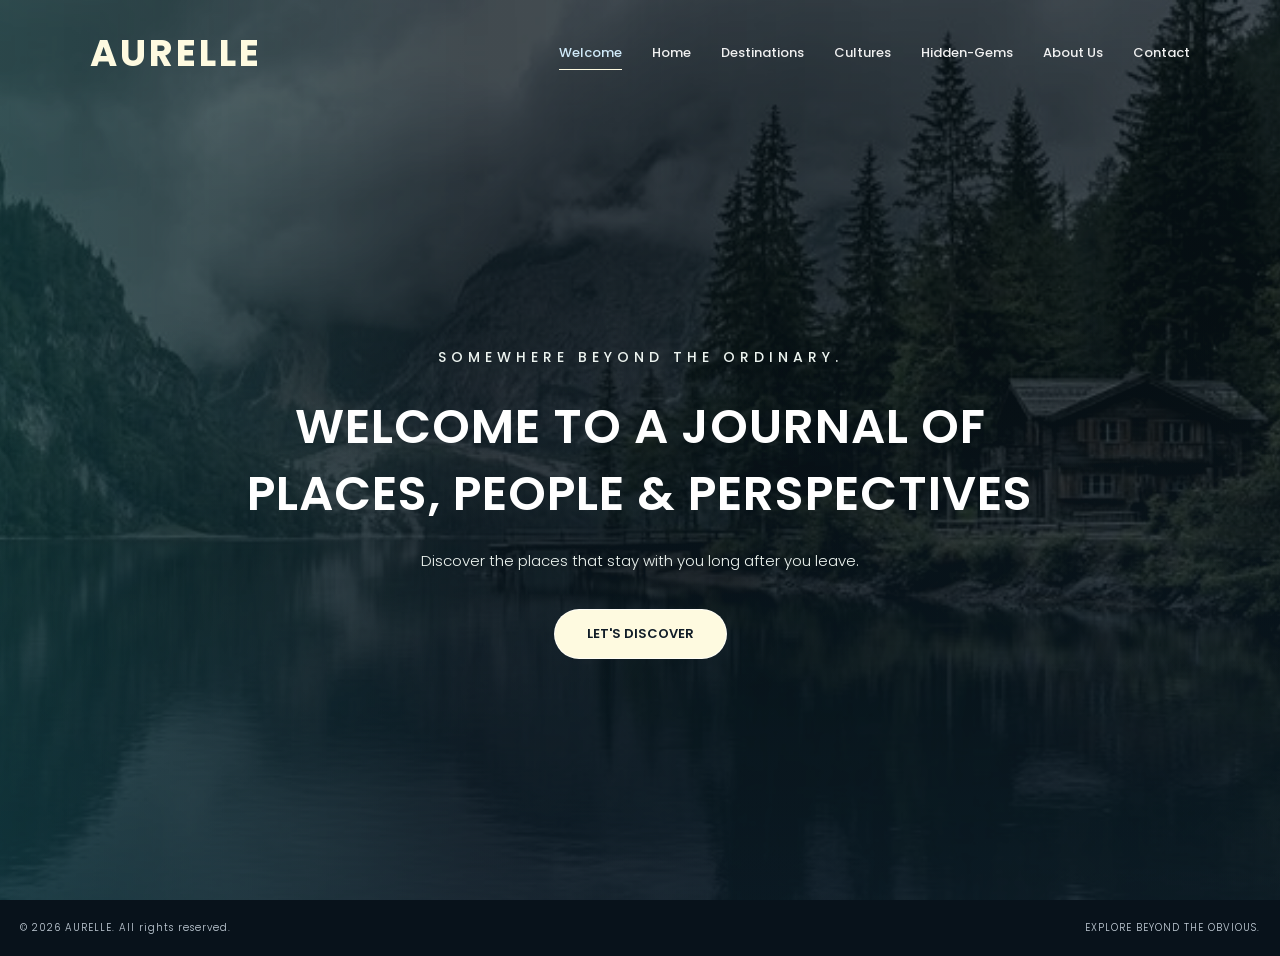
<file: AURELLE/index.html>
<!DOCTYPE html>
<html lang="en">
<head>
    <meta charset="UTF-8">
    <meta name="viewport" content="width=device-width, initial-scale=1.0">
    <title>AURELLE</title>
    <link rel="stylesheet" href="css/style.css">
</head>
<body>

    <section class="home" id="home">

        <header class="header">
            <nav class="nav_bar">
                <div class="logo">
                    AURELLE
                </div>

                <div class="navigation_links">
    <a href="index.html" class="link active">Welcome</a>
    <a href="home.html" class="link">Home</a>
    <a href="destinations.html" class="link">Destinations</a>
        <a href="cultures.html" class="link">Cultures</a>
    <a href="hidden_gems.html" class="link">Hidden-Gems</a>
    <a href="about.html" class="link">About Us</a>
    <a href="contact.html" class="link">Contact</a>
</div>
            </nav>
        </header>
<div class="overlay"></div>
        <main class="main">
            <p class="subtitle">
                Somewhere beyond the ordinary.
            </p>

            <h1>
                WELCOME TO A JOURNAL OF PLACES, PEOPLE & PERSPECTIVES
            </h1>

            <h2>
                Discover the places that stay with you long after you leave.
            </h2>

            <a href="home.html" class="home_button">
                LET'S DISCOVER
            </a>
        </main>

    </section>

        <footer class="footer">
            <p class="copyright">
                © 2026 AURELLE. All rights reserved.
            </p>

            <p class="footer_text">
                EXPLORE BEYOND THE OBVIOUS.
            </p>
        </footer>


</body>
</html>
</file>
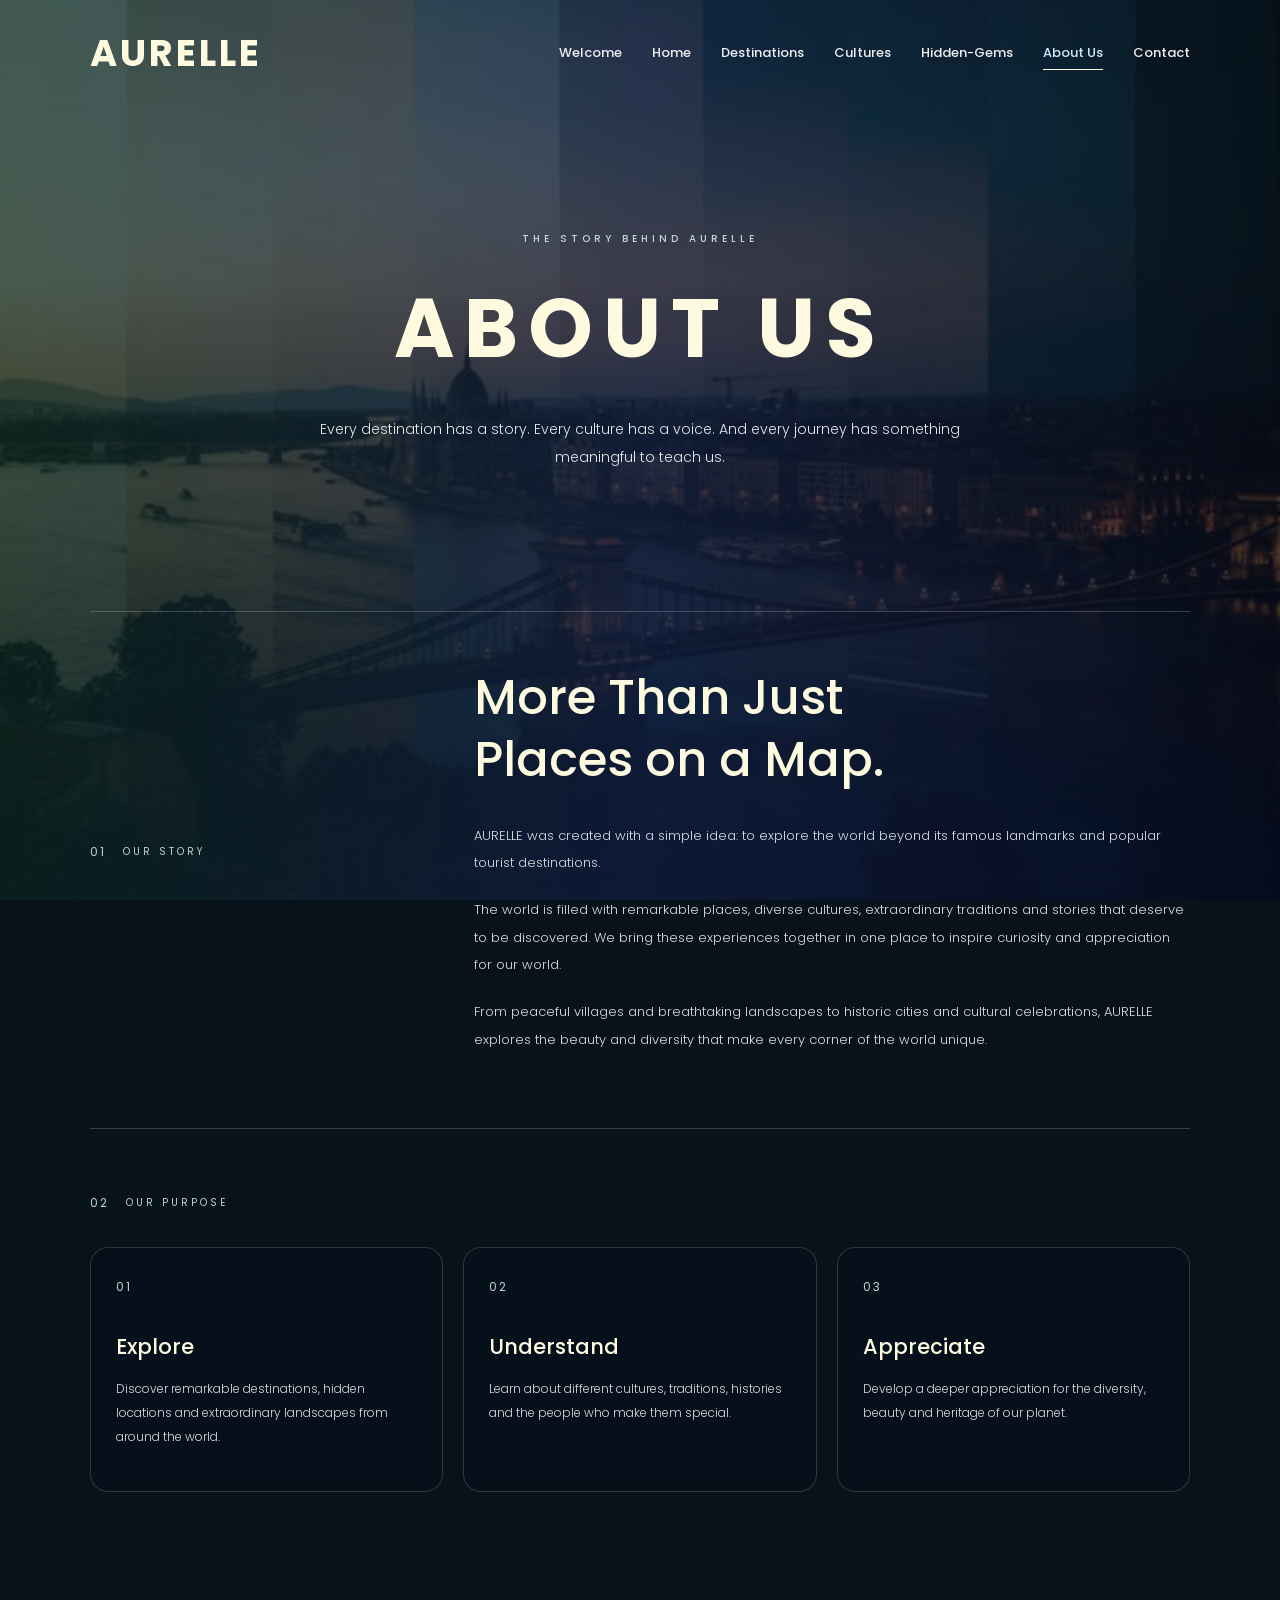
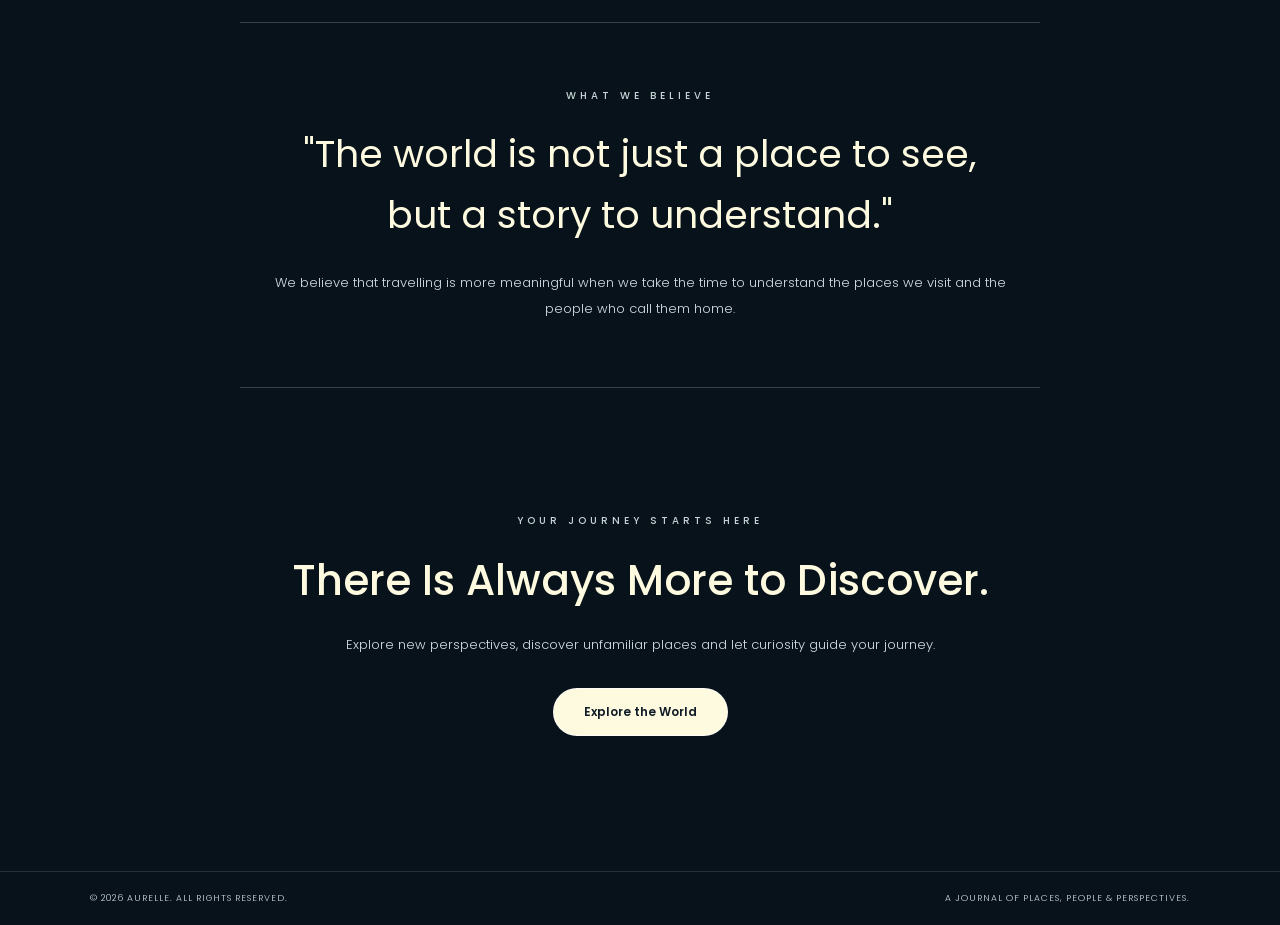
<file: AURELLE/about.html>
<!DOCTYPE html>
<html lang="en">

<head>
    <meta charset="UTF-8">
    <meta name="viewport" content="width=device-width, initial-scale=1.0">
    <title>AURELLE | About Us</title>
    <link rel="stylesheet" href="css/about.css">
</head>

<body class="about-page">

    <div class="about-overlay"></div>

    <!-- HEADER -->
    <header class="header">
        <nav class="nav_bar">

            <div class="logo">AURELLE</div>

            <div class="navigation_links">
                <a href="index.html" class="link">Welcome</a>
                <a href="home.html" class="link">Home</a>

                <a href="destinations.html" class="link">Destinations</a>
                                <a href="cultures.html" class="link">Cultures</a>
                <a href="hidden_gems.html" class="link">Hidden-Gems</a>
                <a href="about.html" class="link active">About Us</a>
                <a href="contact.html" class="link">Contact</a>
            </div>

        </nav>
    </header>

    <main class="main">

        <!-- HERO SECTION -->
        <section class="about-hero">

            <p class="eyebrow">THE STORY BEHIND AURELLE</p>

            <h1>ABOUT US</h1>

            <p class="hero-description">
                Every destination has a story. Every culture has
                a voice. And every journey has something meaningful
                to teach us.
            </p>

        </section>

        <!-- OUR STORY -->
        <section class="story-section">

            <div class="section-label">
                <span>01</span>
                <p>OUR STORY</p>
            </div>

            <div class="story-content">

                <h2>More Than Just<br>Places on a Map.</h2>

                <p>
                    AURELLE was created with a simple idea: to explore
                    the world beyond its famous landmarks and popular
                    tourist destinations.
                </p>

                <p>
                    The world is filled with remarkable places,
                    diverse cultures, extraordinary traditions and
                    stories that deserve to be discovered. We bring
                    these experiences together in one place to inspire
                    curiosity and appreciation for our world.
                </p>

                <p>
                    From peaceful villages and breathtaking landscapes
                    to historic cities and cultural celebrations,
                    AURELLE explores the beauty and diversity that make
                    every corner of the world unique.
                </p>

            </div>

        </section>

        <!-- OUR PURPOSE -->
        <section class="purpose-section">

            <div class="section-label">
                <span>02</span>
                <p>OUR PURPOSE</p>
            </div>

            <div class="purpose-grid">

                <article class="purpose-card">
                    <span class="card-number">01</span>
                    <h3>Explore</h3>
                    <p>
                        Discover remarkable destinations, hidden
                        locations and extraordinary landscapes
                        from around the world.
                    </p>
                </article>

                <article class="purpose-card">
                    <span class="card-number">02</span>
                    <h3>Understand</h3>
                    <p>
                        Learn about different cultures, traditions,
                        histories and the people who make them special.
                    </p>
                </article>

                <article class="purpose-card">
                    <span class="card-number">03</span>
                    <h3>Appreciate</h3>
                    <p>
                        Develop a deeper appreciation for the
                        diversity, beauty and heritage of our planet.
                    </p>
                </article>

            </div>

        </section>

        <!-- OUR PHILOSOPHY -->
        <section class="philosophy-section">

            <p class="eyebrow">WHAT WE BELIEVE</p>

            <h2>
                "The world is not just a place to see,
                but a story to understand."
            </h2>

            <p>
                We believe that travelling is more meaningful
                when we take the time to understand the places
                we visit and the people who call them home.
            </p>

        </section>

        <!-- CLOSING -->
        <section class="about-ending">

            <p class="eyebrow">YOUR JOURNEY STARTS HERE</p>

            <h2>There Is Always More to Discover.</h2>

            <p>
                Explore new perspectives, discover unfamiliar
                places and let curiosity guide your journey.
            </p>

            <a href="destinations.html" class="discover-button">
                Explore the World
            </a>

        </section>

    </main>

    <!-- FOOTER -->
    <footer class="footer">

        <p class="copyright">
            © 2026 AURELLE. ALL RIGHTS RESERVED.
        </p>

        <p class="footer_text">
            A JOURNAL OF PLACES, PEOPLE & PERSPECTIVES.
        </p>

    </footer>

</body>
</html>
</file>
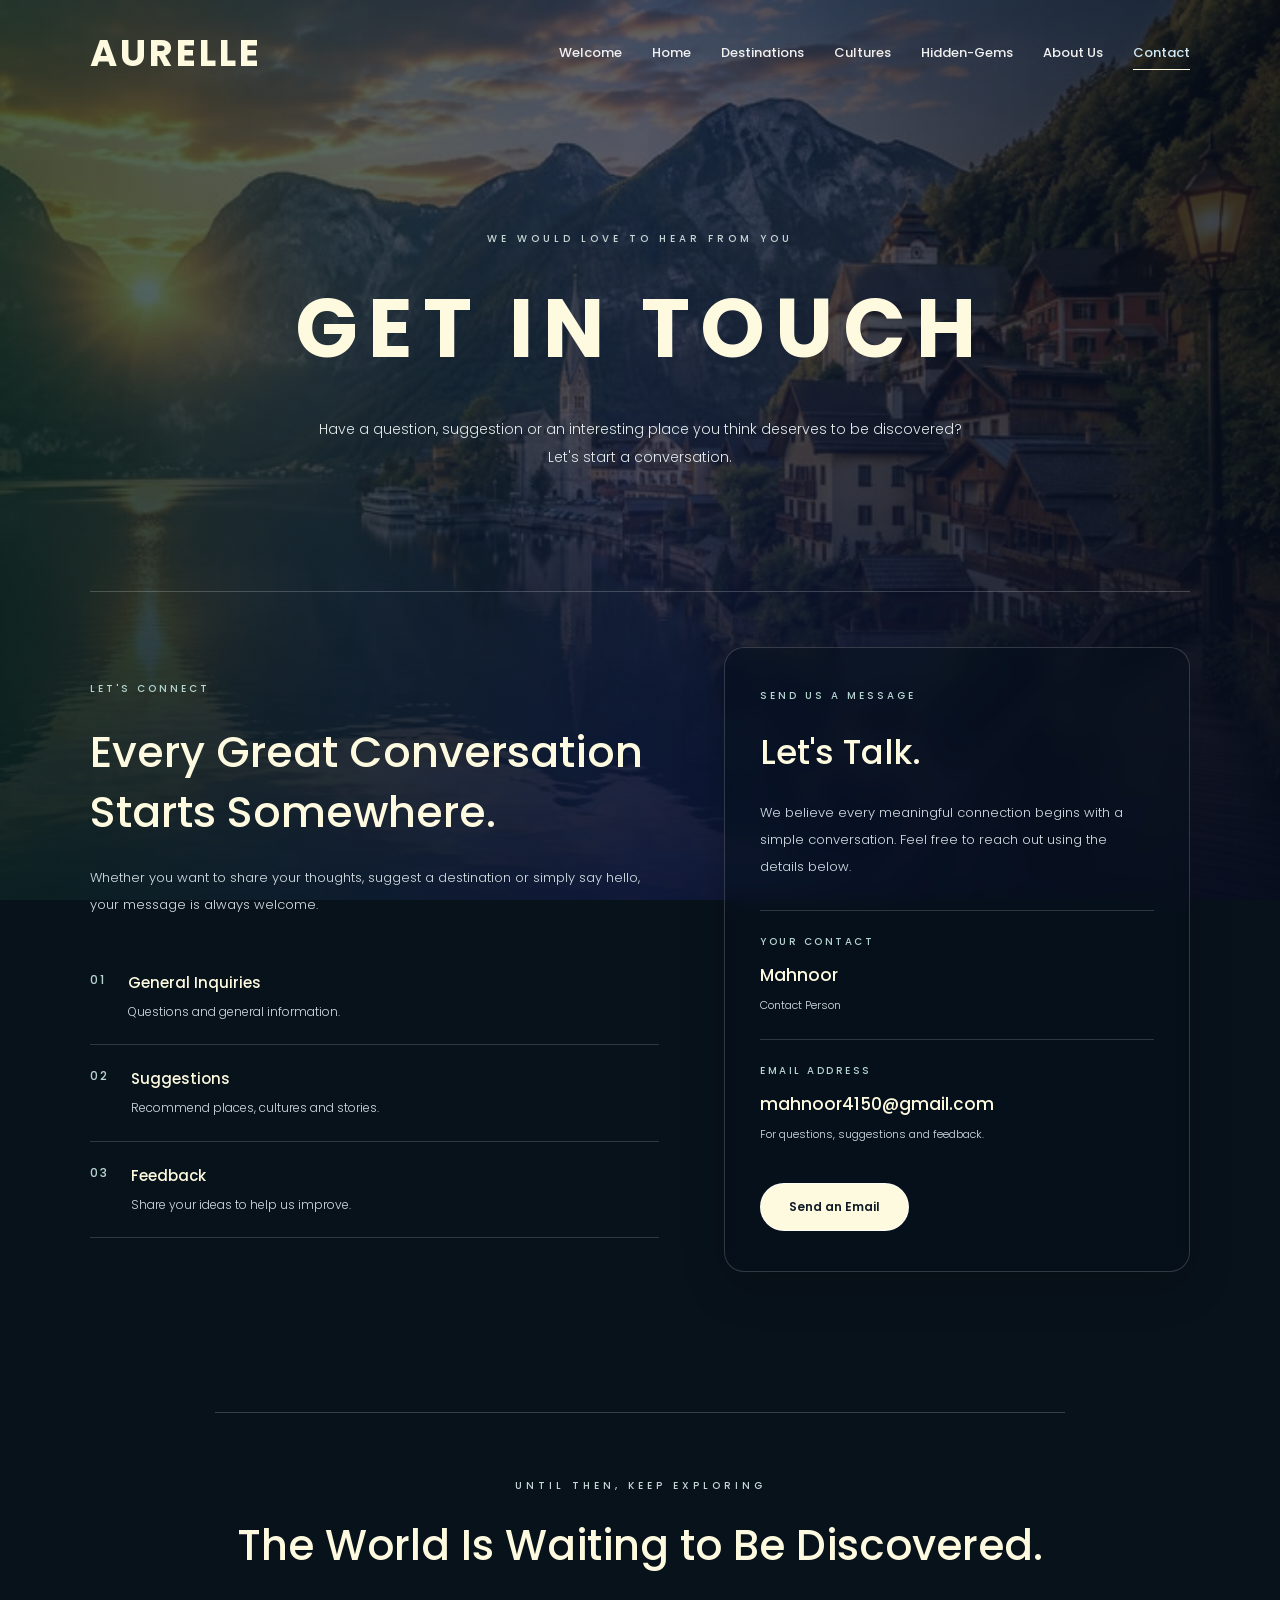
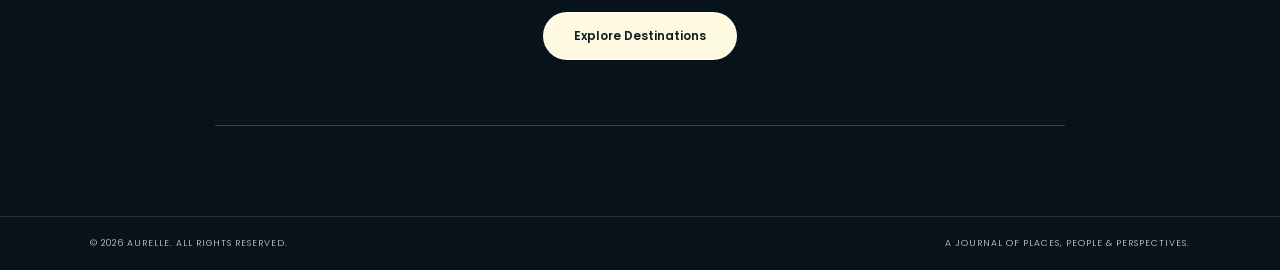
<file: AURELLE/contact.html>
<!DOCTYPE html>
<html lang="en">

<head>
    <meta charset="UTF-8">
    <meta name="viewport" content="width=device-width, initial-scale=1.0">
    <title>AURELLE | Contact</title>
    <link rel="stylesheet" href="css/contact.css">
</head>

<body class="contact-page">

    <div class="contact-overlay"></div>

    <!-- HEADER -->
    <header class="header">

        <nav class="nav_bar">

            <div class="logo">AURELLE</div>

            <div class="navigation_links">
                <a href="index.html" class="link">Welcome</a>
                <a href="home.html" class="link">Home</a>

                <a href="destinations.html" class="link">Destinations</a>
                                <a href="cultures.html" class="link">Cultures</a>
                <a href="hidden_gems.html" class="link">Hidden-Gems</a>
                <a href="about.html" class="link">About Us</a>
                <a href="contact.html" class="link active">Contact</a>
            </div>

        </nav>

    </header>

    <main class="main">

        <!-- HERO SECTION -->
        <section class="contact-hero">

            <p class="eyebrow">WE WOULD LOVE TO HEAR FROM YOU</p>

            <h1>GET IN TOUCH</h1>

            <p class="hero-description">
                Have a question, suggestion or an interesting place
                you think deserves to be discovered? Let's start
                a conversation.
            </p>

        </section>

        <!-- CONTACT CONTENT -->
        <section class="contact-section">

            <!-- CONTACT INFORMATION -->
            <div class="contact-info">

                <p class="section-label">LET'S CONNECT</p>

                <h2>Every Great Conversation Starts Somewhere.</h2>

                <p class="info-description">
                    Whether you want to share your thoughts, suggest
                    a destination or simply say hello, your message
                    is always welcome.
                </p>

                <div class="contact-detail">

                    <span class="detail-number">01</span>

                    <div>
                        <h3>General Inquiries</h3>
                        <p>Questions and general information.</p>
                    </div>

                </div>

                <div class="contact-detail">

                    <span class="detail-number">02</span>

                    <div>
                        <h3>Suggestions</h3>
                        <p>Recommend places, cultures and stories.</p>
                    </div>

                </div>

                <div class="contact-detail">

                    <span class="detail-number">03</span>

                    <div>
                        <h3>Feedback</h3>
                        <p>Share your ideas to help us improve.</p>
                    </div>

                </div>

            </div>

            <!-- CONTACT DETAILS -->
            <div class="contact-details-container">

                <p class="section-label">SEND US A MESSAGE</p>

                <h2>Let's Talk.</h2>

                <p class="details-description">
                    We believe every meaningful connection begins
                    with a simple conversation. Feel free to reach
                    out using the details below.
                </p>

                <div class="contact-card">

                    <span class="card-label">YOUR CONTACT</span>

                    <h3>Mahnoor</h3>

                    <p>Contact Person</p>

                </div>

                <div class="contact-card">

                    <span class="card-label">EMAIL ADDRESS</span>

                    <h3>
                        <a href="mailto:mahnoor4150@gmail.com">
                            mahnoor4150@gmail.com
                        </a>
                    </h3>

                    <p>For questions, suggestions and feedback.</p>

                </div>

                <a href="https://mail.google.com/mail/?view=cm&fs=1&to=mahnoor4150@gmail.com"
                   class="email-button">
                    Send an Email
                </a>

            </div>

        </section>

        <!-- BOTTOM MESSAGE -->
        <section class="contact-ending">

            <p class="eyebrow">UNTIL THEN, KEEP EXPLORING</p>

            <h2>The World Is Waiting to Be Discovered.</h2>

            <a href="destinations.html" class="discover-button">
                Explore Destinations
            </a>

        </section>

    </main>

    <!-- FOOTER -->
    <footer class="footer">

        <p class="copyright">
            © 2026 AURELLE. ALL RIGHTS RESERVED.
        </p>

        <p class="footer_text">
            A JOURNAL OF PLACES, PEOPLE & PERSPECTIVES.
        </p>

    </footer>

</body>
</html>
</file>
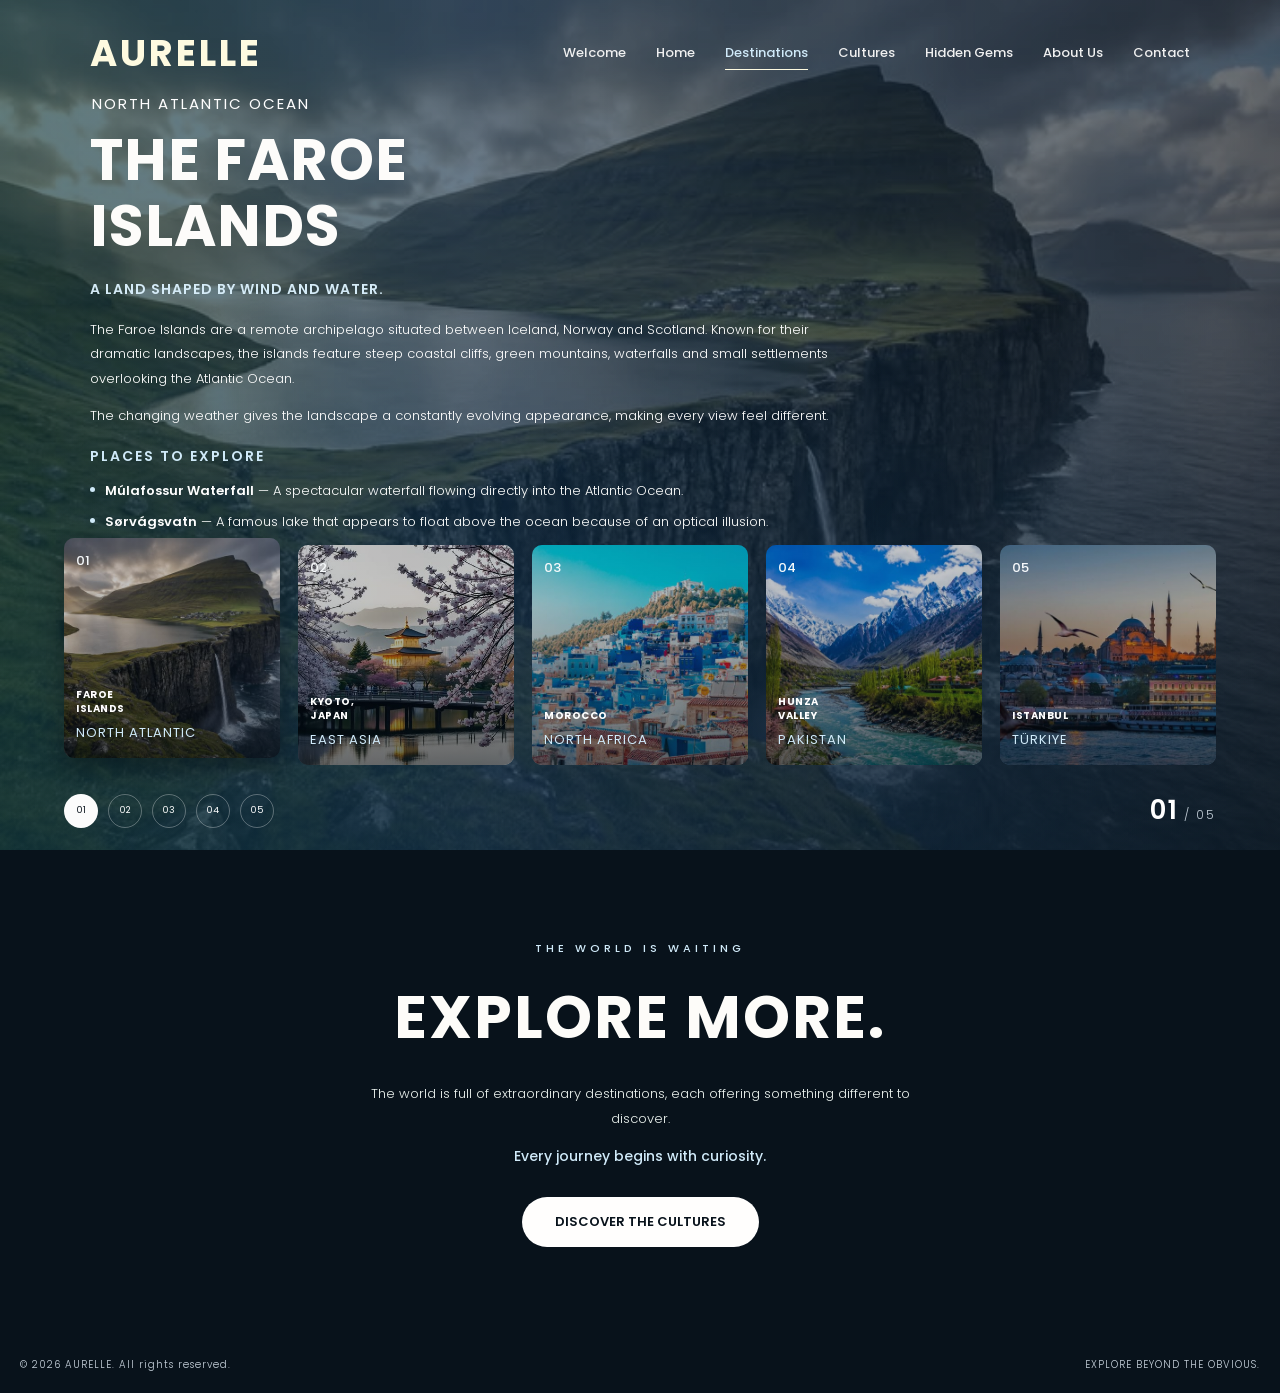
<file: AURELLE/destinations.html>
<!DOCTYPE html>
<html lang="en">
<head>
    <meta charset="UTF-8">
    <meta name="viewport" content="width=device-width, initial-scale=1.0">
    <title>AURELLE | Destinations</title>
    <link rel="stylesheet" href="css/style.css">
    <link rel="stylesheet" href="css/destinations.css">
</head>
<body>

    <main class="destinations-page">
        <header class="header">
            <nav class="nav_bar">
                <div class="logo">AURELLE</div>

                <div class="navigation_links">
                    <a href="index.html" class="link">Welcome</a>
                    <a href="home.html" class="link">Home</a>

                    <a href="destinations.html" class="link active">Destinations</a>
                                        <a href="cultures.html" class="link">Cultures</a>
                    <a href="hidden_gems.html" class="link">Hidden Gems</a>
                    <a href="about.html" class="link">About Us</a>
                    <a href="contact.html" class="link">Contact</a>
                </div>
            </nav>
        </header>


        <section class="destination-explorer">

            <input type="radio" name="destination" id="dest1" checked>
            <input type="radio" name="destination" id="dest2">
            <input type="radio" name="destination" id="dest3">
            <input type="radio" name="destination" id="dest4">
            <input type="radio" name="destination" id="dest5">

            <div class="destination-stage">

                <div class="destination-overlay"></div>

                <div class="destination-content">

                    <article class="destination-info info-1">
                        <!-- <span class="destination-number">01 / 05</span> -->
                        <span class="destination-region">NORTH ATLANTIC OCEAN</span>

                        <h2>THE FAROE<br>ISLANDS</h2>

                        <h3>A LAND SHAPED BY WIND AND WATER.</h3>

                        <p>
                            The Faroe Islands are a remote archipelago
                            situated between Iceland, Norway and Scotland.
                            Known for their dramatic landscapes, the islands
                            feature steep coastal cliffs, green mountains,
                            waterfalls and small settlements overlooking
                            the Atlantic Ocean.
                        </p>

                        <p>
                            The changing weather gives the landscape a
                            constantly evolving appearance, making every
                            view feel different.
                        </p>

                        <div class="destination-places">
                            <h4>PLACES TO EXPLORE</h4>

                            <ul>
                                <li><strong>Múlafossur Waterfall</strong> — A spectacular waterfall flowing directly into the Atlantic Ocean.</li>
                                <li><strong>Sørvágsvatn</strong> — A famous lake that appears to float above the ocean because of an optical illusion.</li>
                                <li><strong>Gásadalur</strong> — A peaceful village surrounded by dramatic mountain scenery.</li>
                                <li><strong>Drangarnir</strong> — Two remarkable sea stacks rising from the ocean.</li>
                            </ul>
                        </div>

                        <div class="best-time">
                            <span>BEST TIME TO VISIT</span>
                            <strong>MAY – SEPTEMBER</strong>
                        </div>
                    </article>

                    <article class="destination-info info-2">
                        <!-- <span class="destination-number">02 / 05</span> -->
                        <span class="destination-region">EAST ASIA</span>

                        <h2>KYOTO,<br>JAPAN</h2>

                        <h3>WHERE TRADITION MEETS TIMELESS BEAUTY.</h3>

                        <p>
                            Kyoto served as Japan's imperial capital for
                            more than a thousand years. Its historic temples,
                            traditional wooden houses, peaceful gardens and
                            cultural districts preserve an important part
                            of Japanese heritage.
                        </p>

                        <p>
                            The city is particularly beautiful during
                            cherry blossom season and autumn, when its
                            landscapes transform with seasonal colours.
                        </p>

                        <div class="destination-places">
                            <h4>PLACES TO EXPLORE</h4>

                            <ul>
                                <li><strong>Fushimi Inari Shrine</strong> — Famous for its thousands of red torii gates.</li>
                                <li><strong>Arashiyama Bamboo Grove</strong> — A remarkable pathway surrounded by towering bamboo.</li>
                                <li><strong>Kinkaku-ji</strong> — The famous Golden Pavilion reflected in a peaceful pond.</li>
                                <li><strong>Gion</strong> — A historic district known for traditional architecture.</li>
                            </ul>
                        </div>

                        <div class="best-time">
                            <span>BEST TIME TO VISIT</span>
                            <strong>MARCH – MAY / OCTOBER – NOVEMBER</strong>
                        </div>
                    </article>

                    <article class="destination-info info-3">
                        <!-- <span class="destination-number">03 / 05</span> -->
                        <span class="destination-region">NORTH AFRICA</span>

                        <h2>MOROCCO</h2>

                        <h3>A JOURNEY THROUGH COLOUR AND HISTORY.</h3>

                        <p>
                            Morocco is a country of remarkable contrasts,
                            where ancient cities, colourful marketplaces,
                            mountain villages and vast desert landscapes
                            exist within one fascinating destination.
                        </p>

                        <p>
                            Its architecture, craftsmanship, cuisine and
                            traditions reflect a rich mixture of Amazigh,
                            Arab, African and Mediterranean influences.
                        </p>

                        <div class="destination-places">
                            <h4>PLACES TO EXPLORE</h4>

                            <ul>
                                <li><strong>Chefchaouen</strong> — Famous for its beautiful blue-painted streets.</li>
                                <li><strong>Marrakech</strong> — A vibrant city filled with historic architecture and markets.</li>
                                <li><strong>Sahara Desert</strong> — Vast dunes and extraordinary desert landscapes.</li>
                                <li><strong>Aït Benhaddou</strong> — A historic fortified settlement known for its traditional earthen architecture.</li>
                            </ul>
                        </div>

                        <div class="best-time">
                            <span>BEST TIME TO VISIT</span>
                            <strong>MARCH – MAY / SEPTEMBER – NOVEMBER</strong>
                        </div>
                    </article>

                    <article class="destination-info info-4">
                        <!-- <span class="destination-number">04 / 05</span> -->
                        <span class="destination-region">GILGIT-BALTISTAN, SOUTH ASIA</span>

                        <h2>HUNZA<br>VALLEY</h2>

                        <h3>WHERE THE MOUNTAINS TOUCH THE SKY.</h3>

                        <p>
                            Located in northern Pakistan, Hunza Valley is
                            surrounded by spectacular mountain ranges,
                            including peaks of the Karakoram. Its turquoise
                            lakes, historic forts, glaciers and welcoming
                            communities make it an extraordinary destination.
                        </p>

                        <p>
                            The valley is also known for its cultural
                            heritage and traditional settlements.
                        </p>

                        <div class="destination-places">
                            <h4>PLACES TO EXPLORE</h4>

                            <ul>
                                <li><strong>Attabad Lake</strong> — Famous for its striking turquoise water.</li>
                                <li><strong>Passu Cones</strong> — A dramatic collection of pointed mountain peaks.</li>
                                <li><strong>Baltit Fort</strong> — A historic fort overlooking Karimabad.</li>
                                <li><strong>Altit Fort</strong> — An ancient architectural landmark with a long history.</li>
                                <li><strong>Khunjerab Pass</strong> — A high-altitude mountain pass connecting Pakistan and China.</li>
                            </ul>
                        </div>

                        <div class="best-time">
                            <span>BEST TIME TO VISIT</span>
                            <strong>MAY – OCTOBER</strong>
                        </div>
                    </article>

                    <article class="destination-info info-5">
                        <!-- <span class="destination-number">05 / 05</span> -->
                        <span class="destination-region">EUROPE AND ASIA</span>

                        <h2>ISTANBUL,<br>TÜRKIYE</h2>

                        <h3>WHERE TWO CONTINENTS MEET.</h3>

                        <p>
                            Istanbul is a city where different continents,
                            histories and cultural influences come together.
                            Located on both sides of the Bosphorus Strait,
                            it has served as an important centre of several
                            historical empires.
                        </p>

                        <p>
                            Its mosques, palaces, bazaars and waterfront
                            neighbourhoods create a distinctive urban
                            atmosphere.
                        </p>

                        <div class="destination-places">
                            <h4>PLACES TO EXPLORE</h4>

                            <ul>
                                <li><strong>Hagia Sophia</strong> — A remarkable architectural monument with a complex history.</li>
                                <li><strong>Blue Mosque</strong> — Known for its impressive Ottoman architecture.</li>
                                <li><strong>Grand Bazaar</strong> — One of the world's oldest and largest covered markets.</li>
                                <li><strong>Galata Tower</strong> — A historic tower offering panoramic city views.</li>
                                <li><strong>Bosphorus Strait</strong> — The waterway separating the European and Asian sides of the city.</li>
                            </ul>
                        </div>

                        <div class="best-time">
                            <span>BEST TIME TO VISIT</span>
                            <strong>APRIL – MAY / SEPTEMBER – OCTOBER</strong>
                        </div>
                    </article>

                </div>

                <div class="destination-cards">

                    <label for="dest1" class="destination-card card-1">
                        <img src="assets/images/faroe.jpg" alt="Faroe Islands">
                        <span class="card-number">01</span>
                        <span class="card-name">FAROE<br>ISLANDS</span>
                        <span class="card-location">NORTH ATLANTIC</span>
                    </label>

                    <label for="dest2" class="destination-card card-2">
                        <img src="assets/images/kyoto.jpg" alt="Kyoto Japan">
                        <span class="card-number">02</span>
                        <span class="card-name">KYOTO,<br>JAPAN</span>
                        <span class="card-location">EAST ASIA</span>
                    </label>

                    <label for="dest3" class="destination-card card-3">
                        <img src="assets/images/morocco.jpg" alt="Morocco">
                        <span class="card-number">03</span>
                        <span class="card-name">MOROCCO</span>
                        <span class="card-location">NORTH AFRICA</span>
                    </label>

                    <label for="dest4" class="destination-card card-4">
                        <img src="assets/images/hunza.jpg" alt="Hunza Valley Pakistan">
                        <span class="card-number">04</span>
                        <span class="card-name">HUNZA<br>VALLEY</span>
                        <span class="card-location">PAKISTAN</span>
                    </label>

                    <label for="dest5" class="destination-card card-5">
                        <img src="assets/images/istanbul.jpg" alt="Istanbul Türkiye">
                        <span class="card-number">05</span>
                        <span class="card-name">ISTANBUL</span>
                        <span class="card-location">TÜRKIYE</span>
                    </label>

                </div>

                <div class="destination-controls">
                    <div class="slide-controls">
                        <label for="dest1" class="control control-1">01</label>
                        <label for="dest2" class="control control-2">02</label>
                        <label for="dest3" class="control control-3">03</label>
                        <label for="dest4" class="control control-4">04</label>
                        <label for="dest5" class="control control-5">05</label>
                    </div>

                    <div class="slide-count">
                        <span class="count count-1">01</span>
                        <span class="count count-2">02</span>
                        <span class="count count-3">03</span>
                        <span class="count count-4">04</span>
                        <span class="count count-5">05</span>
                        <span class="count-total">/ 05</span>
                    </div>
                </div>

            </div>
        </section>

        <section class="explore-more">
            <span class="subtitle">THE WORLD IS WAITING</span>

            <h2>EXPLORE <span>MORE.</span></h2>

            <p>
                The world is full of extraordinary destinations,
                each offering something different to discover.
            </p>

            <h3>Every journey begins with curiosity.</h3>

            <a href="cultures.html" class="home_button">
                DISCOVER THE CULTURES
            </a>
        </section>

        <footer class="footer">
            <p class="copyright">
                © 2026 AURELLE. All rights reserved.
            </p>

            <p class="footer_text">
                EXPLORE BEYOND THE OBVIOUS.
            </p>
        </footer>

    </main>

</body>
</html>
</file>
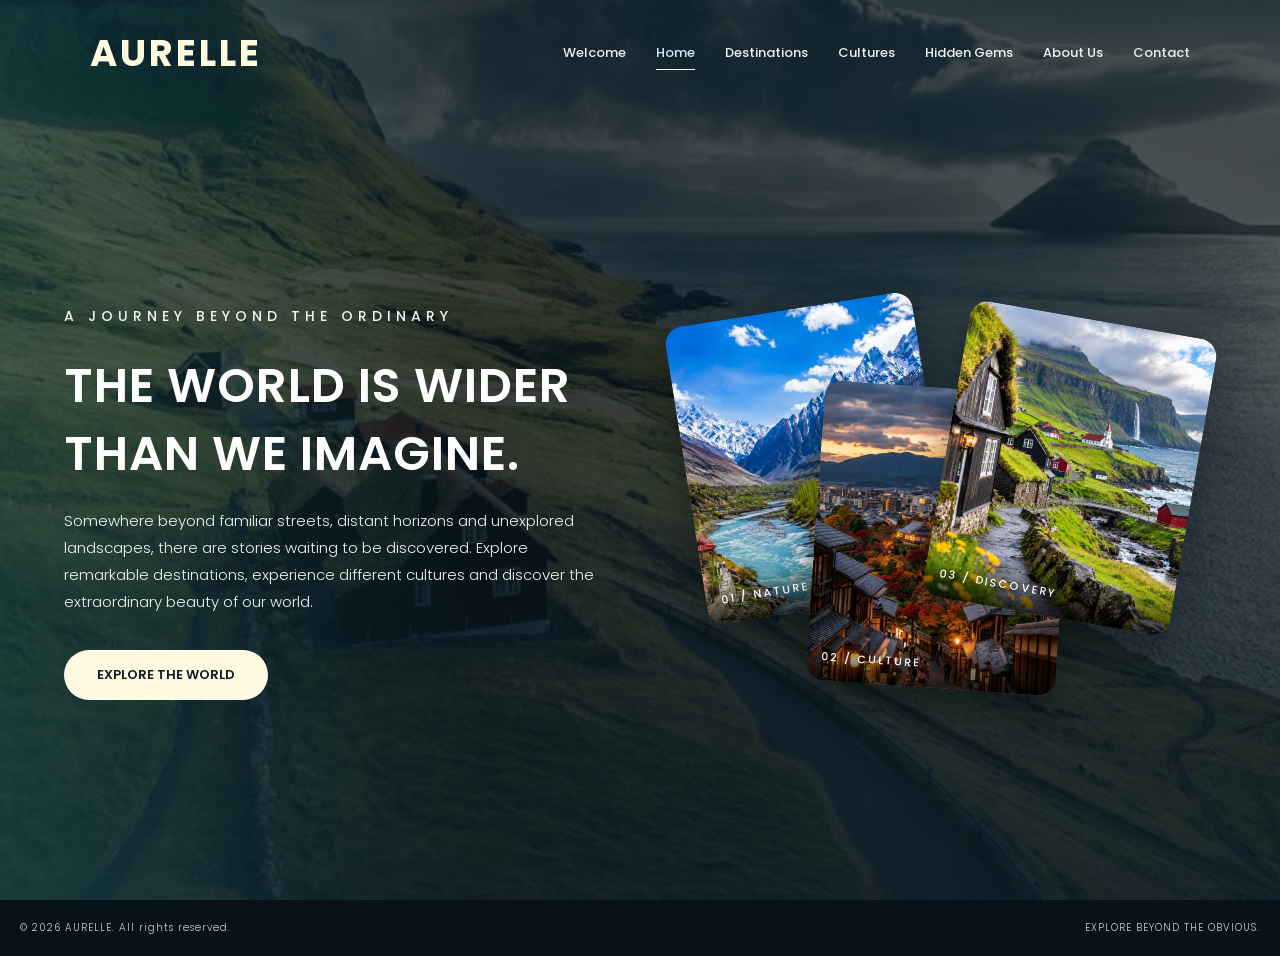
<file: AURELLE/home.html>
<!DOCTYPE html>
<html lang="en">
<head>
    <meta charset="UTF-8">
    <meta name="viewport" content="width=device-width, initial-scale=1.0">
    <title>AURELLE | Home</title>
    <link rel="stylesheet" href="css/style.css">
</head>
<body>

    <section id="introduction">
<div class="overlay"></div>
        <header class="header">
            <nav class="nav_bar">

                <div class="logo">
                    AURELLE
                </div>

                <div class="navigation_links">
                    <a href="index.html" class="link">Welcome</a>
                    <a href="home.html" class="link active">Home</a>
                    <a href="destinations.html" class="link">Destinations</a>
                    <a href="cultures.html" class="link">Cultures</a>
                    <a href="hidden_gems.html" class="link">Hidden Gems</a>
                    <a href="about.html" class="link">About Us</a>
                    <a href="contact.html" class="link">Contact</a>
                </div>

            </nav>
        </header>

        <main class="main_intro">

            <div class="intro_content">

                <span class="subtitle">
                    A JOURNEY BEYOND THE ORDINARY
                </span>

                <h1>
                    THE WORLD IS WIDER THAN WE IMAGINE.
                </h1>

                <p>
                    Somewhere beyond familiar streets, distant horizons
                    and unexplored landscapes, there are stories waiting
                    to be discovered.

                    Explore remarkable destinations, experience different
                    cultures and discover the extraordinary beauty of our world.
                </p>

                <a href="destinations.html" class="home_button">
                    EXPLORE THE WORLD
                </a>

            </div>

            <div class="container">

                <div class="card card-1">
                    <img src="assets/images/hunza.jpg" alt="Beautiful natural landscape">
                    <div class="card_label">01 / NATURE</div>
                </div>

                <div class="card card-2">
                    <img src="assets/images/card2.jpg" alt="Cultural destination">
                    <div class="card_label">02 / CULTURE</div>
                </div>

                <div class="card card-3">
                    <img src="assets/images/card1.jpg" alt="Scenic landscape">
                    <div class="card_label">03 / DISCOVERY</div>
                </div>

            </div>

        </main>

    </section>

        <footer class="footer">
            <p class="copyright">
                © 2026 AURELLE. All rights reserved.
            </p>

            <p class="footer_text">
                EXPLORE BEYOND THE OBVIOUS.
            </p>
        </footer>


</body>
</html>
</file>
<file: AURELLE/css/style.css>
@import url('https://fonts.googleapis.com/css2?family=Poppins:wght@300;400;500;600;700;800&display=swap');

* {
    margin: 0;
    padding: 0;
    box-sizing: border-box;
}

html {
    scroll-behavior: smooth;
}

body {
    min-height: 100vh;
    display: flex;
    flex-direction: column;
    font-family: 'Poppins', sans-serif;
    background: #08121b;
    color: white;
}

main {
    flex: 1;
}


.header {
    width: 100%;
    position: relative;
    z-index: 2;
    animation: slideDown 1s ease;
}

.nav_bar {
    width: 100%;
    padding: 25px 7%;
    display: flex;
    justify-content: space-between;
    align-items: center;
}

.logo {
    font-size: 37px;
    font-weight: 700;
    letter-spacing: 3px;
    color: #fefae0;
}

.navigation_links {
    display: flex;
    align-items: center;
    gap: 30px;
}

.link {
    position: relative;
    text-decoration: none;
    color: #f0f0f0;
    font-size: 13px;
    font-weight: 500;
    transition: color 0.3s ease;
}

.link::after {
    content: "";
    position: absolute;
    left: 0;
    bottom: -7px;
    width: 0;
    height: 1px;
    
    background: #fefae0;
    transition: width 0.3s ease;
}

.link:hover,
.link.active {
    color: #d0eaf9;
}

.link:hover::after,
.link.active::after {
    width: 100%;

}


.home {
    width: 100%;
    min-height: 100vh;
    position: relative;
    isolation: isolate;
    display: flex;
    flex-direction: column;
    background-image: url("../assets/images/back.jpg");
    background-size: cover;
    background-position: center;
    background-repeat: no-repeat;
    overflow: hidden;
}

.home::before {
    content: "";
    position: absolute;
    inset: 0;
    z-index: -1;
    background: rgba(13, 62, 60, 0.244);
    backdrop-filter: saturate(70%) brightness(80%) contrast(110%);
}

.main {
    flex: 1;
    width: 100%;
    padding: 40px 20px;
    display: flex;
    flex-direction: column;
    justify-content: center;
    align-items: center;
    text-align: center;
    animation: fadeUp 1.2s ease;
}

.subtitle {
    font-size: 14px;
    font-weight: 500;
    letter-spacing: 5px;
    text-transform: uppercase;
    color: #edf4f0;
    margin-bottom: 25px;
}

.main h1 {
    max-width: 850px;
    font-size: clamp(25px, 4vw, 48px);
    font-weight: 600;
    line-height: 1.4;
    letter-spacing: 1px;
    margin-bottom: 20px;
}

.main h2 {
    max-width: 650px;
    font-size: 15px;
    font-weight: 300;
    line-height: 1.8;
    color: #edf4f0;
    margin-bottom: 35px;
}



.home_button {
    display: inline-block;
    padding: 14px 32px;
    background-color: #fefae0;
    color: #101c27;
    border: 1px solid rgba(255, 255, 255, 0.7);
    border-radius: 64px;
    text-decoration: none;
    font-size: 13px;
    font-weight: 600;
    transition: background 0.3s ease, color 0.3s ease, transform 0.3s ease, box-shadow 0.3s ease;
}

.home_button:hover {
    background: transparent;
    color: #fafafa;
    transform: translateY(-4px);
    box-shadow: 0 10px 25px rgba(0, 0, 0, 0.2);
}


#introduction {
    width: 100%;
    min-height: 100vh;
    position: relative;
    isolation: isolate;
    display: flex;
    flex-direction: column;
    background-image: url("../assets/images/Denmark.jpg");
    background-size: cover;
    background-position: center;
    background-repeat: no-repeat;
    overflow: hidden;
}

#introduction::before {
    content: "";
    position: absolute;
    inset: 0;
    z-index: -1;
    background: rgba(13, 62, 60, 0.244);
    backdrop-filter: saturate(70%) brightness(80%) contrast(110%);
}

.main_intro {
    flex: 1;
    width: 100%;
    padding: 40px 5%;
    display: flex;
    align-items: center;
    justify-content: space-between;
    gap: 40px;
    animation: fadeUp 1.2s ease;
}

.intro_content {
    width: 48%;
    display: flex;
    flex-direction: column;
    align-items: flex-start;
    text-align: left;
}

.main_intro h1 {
    max-width: 850px;
    font-size: clamp(25px, 4vw, 48px);
    font-weight: 600;
    line-height: 1.4;
    letter-spacing: 1px;
    margin-bottom: 20px;
}
.overlay {
    position: absolute;
    inset: 0;
    z-index: -1;
    background:
        linear-gradient(90deg,
            rgba(21, 70, 73, 0.463) 0%,
            rgba(8, 18, 27, 0.566) 37%,
            rgba(8, 18, 27, 0.454) 100%),
        linear-gradient(0deg,
            rgba(20, 44, 65, 0.553),
            transparent 65%);
    backdrop-filter: saturate(75%) brightness(85%);
}

.intro_content p {
    max-width: 650px;
    font-size: 15px;
    font-weight: 300;
    line-height: 1.8;
    color: #edf4f0;
    margin-bottom: 35px;
}

.container {
    width: 48%;
    min-height: 480px;
    position: relative;
    display: flex;
    align-items: center;
    justify-content: center;
}

.card {
    position: absolute;
    width: 250px;
    height: 300px;
    overflow: hidden;
    border-radius: 18px;
    box-shadow: 0 15px 35px rgba(0, 0, 0, 0.3);
    transition: transform 0.4s ease;
}

.card img {
    width: 100%;
    height: 100%;
    object-fit: cover;
}

.card_label {
    position: absolute;
    bottom: 0;
    left: 0;
    width: 100%;
    padding: 15px;
    background: linear-gradient(transparent, rgba(0, 0, 0, 0.75));
    color: white;
    font-size: 11px;
    font-weight: 500;
    letter-spacing: 2px;
}

.card-1 {
    transform: translate(-130px, -45px) rotate(-9deg);
    z-index: 1;
}

.card-2 {
    transform: translate(0, 35px) rotate(4deg);
    z-index: 2;
}

.card-3 {
    transform: translate(130px, -35px) rotate(10deg);
    z-index: 3;
}

.card-1:hover {
    transform: translate(-130px, -65px) rotate(-5deg);
    z-index: 4;
}

.card-2:hover {
    transform: translate(0, 15px) rotate(0deg);
    z-index: 4;
}

.card-3:hover {
    transform: translate(130px, -55px) rotate(5deg);
    z-index: 4;
}


.footer {
    display: flex;
    justify-content: space-between;
    align-items: center;
    gap: 15px;
    margin: 10px;
    flex-wrap: wrap;
}

.footer_text {
    margin: 10px;
    font-size: 10px;
    font-weight: 300;
    letter-spacing: 1px;
    color: #c5d0da;
}
.copyright{
    margin: 10px;
    font-size: 10px;
    font-weight: 300;
    letter-spacing: 1px;
    color: #c5d0da;
}



@keyframes fadeUp {
    from {
        opacity: 0;
        transform: translateY(35px);
    }

    to {
        opacity: 1;
        transform: translateY(0);
    }
}

@keyframes slideDown {
    from {
        opacity: 0;
        transform: translateY(-25px);
    }

    to {
        opacity: 1;
        transform: translateY(0);
    }
}


@media screen and (max-width: 1000px) {

    .nav_bar {
        padding: 22px 4%;
    }

    .navigation_links {
        gap: 17px;
    }

    .link {
        font-size: 12px;
    }

    .logo {
        font-size: 23px;
    }

    .main_intro {
        padding: 40px 4%;
        gap: 20px;
    }

    .card {
        width: 190px;
        height: 250px;
    }

    .card-1 {
        transform: translate(-85px, -35px) rotate(-9deg);
    }

    .card-2 {
        transform: translate(0, 25px) rotate(4deg);
    }

    .card-3 {
        transform: translate(85px, -25px) rotate(10deg);
    }
}

@media screen and (max-width: 700px) {

    .nav_bar {
        flex-direction: column;
        gap: 22px;
        padding: 22px 15px;
    }

    .navigation_links {
        justify-content: center;
        flex-wrap: wrap;
        gap: 18px 22px;
    }

    .link {
        font-size: 11px;
    }

    .logo {
        font-size: 23px;
    }

    .main {
        padding: 50px 20px;
    }

    .subtitle {
        font-size: 10px;
        letter-spacing: 3px;
    }

    .main h1 {
        font-size: 30px;
    }

    .main h2 {
        font-size: 13px;
    }

    .main_intro {
        flex-direction: column;
        justify-content: center;
        padding: 50px 20px;
    }

    .intro_content {
        width: 100%;
    }

    .main_intro h1 {
        font-size: 30px;
    }

    .intro_content p {
        font-size: 13px;
    }

    .container {
        width: 100%;
        min-height: 350px;
    }

    .card {
        width: 150px;
        height: 210px;
    }

    .card-1 {
        transform: translate(-75px, -15px) rotate(-9deg);
    }

    .card-2 {
        transform: translate(0, 20px) rotate(4deg);
    }

    .card-3 {
        transform: translate(75px, -15px) rotate(10deg);
    }
}

@media screen and (max-width: 400px) {

    .logo {
        font-size: 22px;
    }

    .navigation_links {
        gap: 15px;
    }

    .link {
        font-size: 10px;
    }

    .main h1,
    .main_intro h1 {
        font-size: 25px;
    }

    .home_button {
        padding: 12px 24px;
        font-size: 12px;
    }

    .card {
        width: 125px;
        height: 180px;
    }
}


@media (prefers-reduced-motion: reduce) {

    *,
    *::before,
    *::after {
        animation-duration: 0.01ms !important;
        transition-duration: 0.01ms !important;
        scroll-behavior: auto !important;
    }
}

/* ==============================
   FOOTER RESPONSIVENESS
============================== */

/* TABLET */
@media screen and (max-width: 1024px) {

    .footer {
        padding: 20px 5%;
        gap: 18px;
    }

    .footer_text,
    .copyright {
        font-size: 9px;
    }

}

/* MOBILE */
@media screen and (max-width: 768px) {

    .footer {
        flex-direction: column;
        justify-content: center;
        align-items: center;
        text-align: center;
        gap: 10px;
        padding: 22px 5%;
    }

    .footer_text,
    .copyright {
        font-size: 10px;
        line-height: 1.7;
    }

}

/* SMALL MOBILE */
@media screen and (max-width: 480px) {

    .footer {
        padding: 20px 15px;
        gap: 8px;
    }

    .footer_text,
    .copyright {
        font-size: 9px;
        letter-spacing: 0.5px;
    }

}
</file>
<file: AURELLE/css/about.css>
@import url('https://fonts.googleapis.com/css2?family=Poppins:wght@300;400;500;600;700;800&display=swap');

/* GENERAL RESET */

* {
    margin: 0;
    padding: 0;
    box-sizing: border-box;
}

html {
    scroll-behavior: smooth;
}

body {
    min-height: 100vh;
    display: flex;
    flex-direction: column;
    position: relative;
    font-family: 'Poppins', sans-serif;
    background: #08121b;
    color: white;
}

/* BACKGROUND */

.about-page {
    background-image: url("../assets/images/A\ Quiet.jpg");
    background-repeat: no-repeat;
    background-size: cover;
    background-position: center;
    background-attachment: fixed;
}

.about-overlay {
    position: fixed;
    inset: 0;
    z-index: -1;
    pointer-events: none;
    background:
        linear-gradient(
            90deg,
            rgba(12, 42, 29, 0.67),
            rgba(19, 33, 65, 0.70),
            rgba(8, 15, 27, 0.509)
        ),
        linear-gradient(
            0deg,
            rgba(2, 4, 43, 0.562),
            transparent 70%
        );
    backdrop-filter: saturate(75%) brightness(85%);
}

/* HEADER */

.header {
    width: 100%;
    position: relative;
    z-index: 5;
    animation: slideDown 1s ease;
}

.nav_bar {
    width: 100%;
    padding: 25px 7%;
    display: flex;
    justify-content: space-between;
    align-items: center;
    gap: 25px;
}

.logo {
    font-size: 37px;
    font-weight: 700;
    letter-spacing: 3px;
    color: #fefae0;
    white-space: nowrap;
}

.navigation_links {
    display: flex;
    align-items: center;
    gap: 30px;
}

.link {
    position: relative;
    text-decoration: none;
    color: #f0f0f0;
    font-size: 13px;
    font-weight: 500;
    transition: color 0.3s ease;
}

.link::after {
    content: "";
    position: absolute;
    left: 0;
    bottom: -7px;
    width: 0;
    height: 1px;
    background: #fefae0;
    transition: width 0.3s ease;
}

.link:hover,
.link.active {
    color: #d0eaf9;
}

.link:hover::after,
.link.active::after {
    width: 100%;
}

/* MAIN */

.main {
    flex: 1;
    width: min(1100px, 86%);
    margin: 0 auto;
}

/* HERO */

.about-hero {
    max-width: 850px;
    margin: 105px auto 120px;
    padding: 20px;
    text-align: center;
    animation: fadeUp 1.2s ease;
}

.eyebrow {
    margin-bottom: 20px;
    color: #c4d6d5;
    font-size: 10px;
    font-weight: 500;
    letter-spacing: 4px;
}

.about-hero h1 {
    margin-bottom: 25px;
    color: #fefae0;
    font-size: clamp(45px, 8vw, 82px);
    font-weight: 700;
    letter-spacing: 10px;
}

.hero-description {
    max-width: 650px;
    margin: auto;
    color: #e0e8e9;
    font-size: 14px;
    font-weight: 300;
    line-height: 2;
}

/* SECTION LABEL */

.section-label {
    display: flex;
    align-items: center;
    gap: 17px;
    margin-bottom: 35px;
}

.section-label span {
    color: #b7d5d1;
    font-size: 12px;
    letter-spacing: 2px;
}

.section-label p {
    color: #b7d5d1;
    font-size: 10px;
    letter-spacing: 3px;
}

/* OUR STORY */

.story-section {
    display: grid;
    grid-template-columns: 0.7fr 1.5fr;
    gap: 50px;
    padding: 55px 0;
    border-top: 1px solid rgba(255,255,255,0.2);
}

.story-content h2 {
    margin-bottom: 30px;
    color: #fefae0;
    font-size: clamp(32px, 5vw, 48px);
    font-weight: 500;
    line-height: 1.3;
}

.story-content p {
    margin-bottom: 20px;
    color: #d4dfe5;
    font-size: 13px;
    font-weight: 300;
    line-height: 2.1;
}

/* PURPOSE */

.purpose-section {
    padding: 65px 0;
    border-top: 1px solid rgba(255,255,255,0.2);
}

.purpose-grid {
    display: grid;
    grid-template-columns: repeat(3, 1fr);
    gap: 20px;
}

.purpose-card {
    min-height: 245px;
    padding: 30px 25px;
    border: 1px solid rgba(255,255,255,0.16);
    border-radius: 18px;
    background: rgba(5,15,26,0.48);
    backdrop-filter: blur(8px);
    transition: transform 0.3s ease, background 0.3s ease;
}

.purpose-card:hover {
    transform: translateY(-7px);
    background: rgba(5,15,26,0.7);
}

.card-number {
    display: block;
    margin-bottom: 35px;
    color: #b7d5d1;
    font-size: 12px;
    letter-spacing: 2px;
}

.purpose-card h3 {
    margin-bottom: 15px;
    color: #fefae0;
    font-size: 21px;
    font-weight: 500;
}

.purpose-card p {
    color: #d4dfe5;
    font-size: 12px;
    font-weight: 300;
    line-height: 2;
}

/* PHILOSOPHY */

.philosophy-section {
    max-width: 800px;
    margin: 65px auto;
    padding: 65px 30px;
    text-align: center;
    border-top: 1px solid rgba(255,255,255,0.2);
    border-bottom: 1px solid rgba(255,255,255,0.2);
}

.philosophy-section h2 {
    margin-bottom: 25px;
    color: #fefae0;
    font-size: clamp(25px, 4vw, 38px);
    font-weight: 400;
    line-height: 1.6;
}

.philosophy-section p:not(.eyebrow) {
    color: #d4dfe5;
    font-size: 13px;
    font-weight: 300;
    line-height: 2;
}

/* BUTTON */

.discover-button {
    display: inline-block;
    padding: 14px 30px;
    border: 1px solid rgba(255,255,255,0.7);
    border-radius: 50px;
    background: #fefae0;
    color: #101c27;
    text-decoration: none;
    font-size: 12px;
    font-weight: 600;
    transition: all 0.3s ease;
}

.discover-button:hover {
    background: transparent;
    color: white;
    transform: translateY(-4px);
}

/* CLOSING */

.about-ending {
    max-width: 750px;
    margin: 80px auto 90px;
    padding: 45px 20px;
    text-align: center;
}

.about-ending h2 {
    margin-bottom: 20px;
    color: #fefae0;
    font-size: clamp(27px, 5vw, 42px);
    font-weight: 500;
}

.about-ending p:not(.eyebrow) {
    margin-bottom: 30px;
    color: #d4dfe5;
    font-size: 13px;
    font-weight: 300;
    line-height: 2;
}

/* FOOTER */

.footer {
    display: flex;
    justify-content: space-between;
    background-color: #08121b;
    align-items: center;
    gap: 15px;
    flex-wrap: wrap;
    padding: 20px 7%;
    margin-top: auto;
    border-top: 1px solid rgba(255, 255, 255, 0.12);
}

.footer_text,
.copyright {
    color: #c5d0da;
    font-size: 9px;
    font-weight: 300;
    letter-spacing: 1px;
}
/* ANIMATIONS */

@keyframes fadeUp {
    from {
        opacity: 0;
        transform: translateY(35px);
    }

    to {
        opacity: 1;
        transform: translateY(0);
    }
}

@keyframes slideDown {
    from {
        opacity: 0;
        transform: translateY(-25px);
    }

    to {
        opacity: 1;
        transform: translateY(0);
    }
}

/* TABLET */

@media screen and (max-width: 1000px) {
    .nav_bar {
        padding: 22px 4%;
    }

    .navigation_links {
        gap: 17px;
    }

    .link {
        font-size: 11px;
    }

    .logo {
        font-size: 27px;
    }

    .main {
        width: 90%;
    }
}

/* MOBILE */

@media screen and (max-width: 700px) {
    .about-page {
        background-attachment: scroll;
    }

    .nav_bar {
        flex-direction: column;
        gap: 22px;
        padding: 22px 15px;
    }

    .navigation_links {
        justify-content: center;
        flex-wrap: wrap;
        gap: 18px 22px;
    }

    .link {
        font-size: 11px;
    }

    .logo {
        font-size: 25px;
    }

    .main {
        width: 92%;
    }

    .about-hero {
        margin: 55px auto 75px;
    }

    .about-hero h1 {
        font-size: 43px;
        letter-spacing: 5px;
    }

    .story-section {
        grid-template-columns: 1fr;
        gap: 10px;
    }

    .purpose-grid {
        grid-template-columns: 1fr;
    }

    .purpose-card {
        min-height: auto;
    }

    .card-number {
        margin-bottom: 20px;
    }

    .footer {
        justify-content: center;
        text-align: center;
    }
}

/* SMALL MOBILE */

@media screen and (max-width: 400px) {
    .navigation_links {
        gap: 15px;
    }

    .link {
        font-size: 10px;
    }

    .about-hero h1 {
        font-size: 34px;
        letter-spacing: 4px;
    }

    .story-content h2 {
        font-size: 30px;
    }
}

/* REDUCED MOTION */

@media (prefers-reduced-motion: reduce) {
    *,
    *::before,
    *::after {
        animation-duration: 0.01ms !important;
        transition-duration: 0.01ms !important;
        scroll-behavior: auto !important;
    }
}
</file>
<file: AURELLE/css/contact.css>
@import url('https://fonts.googleapis.com/css2?family=Poppins:wght@300;400;500;600;700;800&display=swap');

/* =========================================
   GENERAL RESET
========================================= */

* {
    margin: 0;
    padding: 0;
    box-sizing: border-box;
}

html {
    scroll-behavior: smooth;
}

body {
    min-height: 100vh;
    display: flex;
    flex-direction: column;
    position: relative;
    font-family: 'Poppins', sans-serif;
    background: #08121b;
    color: white;
    overflow-x: hidden;
}

/* =========================================
   BACKGROUND
========================================= */

.contact-page {
    background-image: url("../assets/images/Breathtaking\ Alpine\ Lakeside\ Village\ at\ Sunset\ _\ Travel\ &\ Landscape\ Inspiration.jpg");
    background-repeat: no-repeat;
    background-size: cover;
    background-position: center;
    background-attachment: fixed;
}

.contact-overlay {
    position: fixed;
    inset: 0;
    z-index: -1;
    pointer-events: none;
    background:
        linear-gradient(
            90deg,
            rgba(12, 42, 29, 0.67),
            rgba(19, 33, 65, 0.596),
            rgba(8, 15, 27, 0.76)
        ),
        linear-gradient(
            0deg,
            rgba(2, 4, 43, 0.85),
            transparent 70%
        );
    backdrop-filter: saturate(75%) brightness(85%);
}

/* =========================================
   HEADER
========================================= */

.header {
    width: 100%;
    position: relative;
    z-index: 5;
    animation: slideDown 1s ease;
}

.nav_bar {
    width: 100%;
    padding: 25px 7%;
    display: flex;
    justify-content: space-between;
    align-items: center;
    gap: 25px;
}

.logo {
    font-size: 37px;
    font-weight: 700;
    letter-spacing: 3px;
    color: #fefae0;
    white-space: nowrap;
}

.navigation_links {
    display: flex;
    align-items: center;
    gap: 30px;
}

.link {
    position: relative;
    text-decoration: none;
    color: #f0f0f0;
    font-size: 13px;
    font-weight: 500;
    transition: color 0.3s ease;
}

.link::after {
    content: "";
    position: absolute;
    left: 0;
    bottom: -7px;
    width: 0;
    height: 1px;
    background: #fefae0;
    transition: width 0.3s ease;
}

.link:hover,
.link.active {
    color: #d0eaf9;
}

.link:hover::after,
.link.active::after {
    width: 100%;
}

/* =========================================
   MAIN
========================================= */

.main {
    flex: 1;
    width: min(1100px, 86%);
    margin: 0 auto;
}

/* =========================================
   HERO SECTION
========================================= */

.contact-hero {
    max-width: 850px;
    margin: 105px auto 100px;
    padding: 20px;
    text-align: center;
    animation: fadeUp 1.2s ease;
}

.eyebrow {
    margin-bottom: 20px;
    color: #c4d6d5;
    font-size: 10px;
    font-weight: 500;
    letter-spacing: 4px;
}

.contact-hero h1 {
    margin-bottom: 25px;
    color: #fefae0;
    font-size: clamp(45px, 8vw, 82px);
    font-weight: 700;
    letter-spacing: 10px;
}

.hero-description {
    max-width: 650px;
    margin: auto;
    color: #e0e8e9;
    font-size: 14px;
    font-weight: 300;
    line-height: 2;
}

/* =========================================
   CONTACT SECTION
========================================= */

.contact-section {
    display: grid;
    grid-template-columns: 1.1fr 0.9fr;
    gap: 65px;
    align-items: center;
    padding: 55px 0 85px;
    border-top: 1px solid rgba(255,255,255,0.2);
}

/* =========================================
   CONTACT INFORMATION
========================================= */

.contact-info {
    padding: 20px 0;
}

.section-label {
    margin-bottom: 25px;
    color: #b7d5d1;
    font-size: 10px;
    font-weight: 500;
    letter-spacing: 3px;
}

.contact-info h2,
.contact-details-container h2 {
    margin-bottom: 22px;
    color: #fefae0;
    font-size: clamp(30px, 4vw, 43px);
    font-weight: 500;
    line-height: 1.4;
}

.info-description,
.details-description {
    margin-bottom: 30px;
    color: #d4dfe5;
    font-size: 13px;
    font-weight: 300;
    line-height: 2.1;
}

/* CONTACT DETAIL ITEMS */

.contact-detail {
    display: flex;
    align-items: flex-start;
    gap: 22px;
    padding: 22px 0;
    border-bottom: 1px solid rgba(255,255,255,0.16);
    transition: transform 0.3s ease;
}

.contact-detail:hover {
    transform: translateX(7px);
}

.detail-number {
    color: #b7d5d1;
    font-size: 12px;
    font-weight: 500;
    letter-spacing: 2px;
}

.contact-detail h3 {
    margin-bottom: 7px;
    color: #fefae0;
    font-size: 15px;
    font-weight: 500;
}

.contact-detail p {
    color: #d4dfe5;
    font-size: 12px;
    font-weight: 300;
    line-height: 1.8;
}

/* =========================================
   CONTACT DETAILS CONTAINER
========================================= */

.contact-details-container {
    padding: 40px 35px;
    border: 1px solid rgba(255,255,255,0.17);
    border-radius: 20px;
    background: rgba(5, 15, 26, 0.48);
    backdrop-filter: blur(10px);
    box-shadow: 0 15px 45px rgba(0,0,0,0.18);
    transition: background 0.3s ease, transform 0.3s ease;
    animation: fadeUp 1.3s ease;
}

.contact-details-container:hover {
    background: rgba(5, 15, 26, 0.65);
    transform: translateY(-5px);
}

.contact-details-container h2 {
    font-size: 34px;
}

.details-description {
    margin-bottom: 30px;
}

/* =========================================
   CONTACT CARDS
========================================= */

.contact-card {
    padding: 23px 0;
    border-top: 1px solid rgba(255,255,255,0.16);
}

.card-label {
    display: block;
    margin-bottom: 12px;
    color: #b7d5d1;
    font-size: 10px;
    font-weight: 500;
    letter-spacing: 2.5px;
}

.contact-card h3 {
    color: #fefae0;
    font-size: 17px;
    font-weight: 500;
    overflow-wrap: anywhere;
}

.contact-card h3 a {
    color: #fefae0;
    text-decoration: none;
    transition: color 0.3s ease;
}

.contact-card h3 a:hover {
    color: #b7d5d1;
}

.contact-card p {
    margin-top: 8px;
    color: #d4dfe5;
    font-size: 11px;
    font-weight: 300;
    line-height: 1.8;
}

/* =========================================
   EMAIL BUTTON
========================================= */

.email-button {
    display: inline-flex;
    align-items: center;
    justify-content: center;
    gap: 20px;
    margin-top: 15px;
    padding: 14px 28px;
    border: 1px solid rgba(255,255,255,0.7);
    border-radius: 50px;
    background: #fefae0;
    color: #101c27;
    text-decoration: none;
    font-size: 12px;
    font-weight: 600;
    transition: all 0.3s ease;
}

.email-button span {
    font-size: 17px;
    transition: transform 0.3s ease;
}

.email-button:hover {
    background: transparent;
    color: white;
    transform: translateY(-4px);
}

.email-button:hover span {
    transform: translateX(5px);
}

/* =========================================
   CLOSING SECTION
========================================= */

.contact-ending {
    max-width: 850px;
    margin: 55px auto 90px;
    padding: 65px 20px;
    text-align: center;
    border-top: 1px solid rgba(255,255,255,0.2);
    border-bottom: 1px solid rgba(255,255,255,0.2);
}

.contact-ending h2 {
    margin-bottom: 35px;
    color: #fefae0;
    font-size: clamp(27px, 5vw, 42px);
    font-weight: 500;
    line-height: 1.5;
}

/* =========================================
   DISCOVER BUTTON
========================================= */

.discover-button {
    display: inline-block;
    padding: 14px 30px;
    border: 1px solid rgba(255,255,255,0.7);
    border-radius: 50px;
    background: #fefae0;
    color: #101c27;
    text-decoration: none;
    font-size: 12px;
    font-weight: 600;
    transition: all 0.3s ease;
}

.discover-button:hover {
    background: transparent;
    color: white;
    transform: translateY(-4px);
}


.footer {
    display: flex;
    justify-content: space-between;
    background-color: #08121b;
    align-items: center;
    gap: 15px;
    flex-wrap: wrap;
    padding: 20px 7%;
    margin-top: auto;
    border-top: 1px solid rgba(255, 255, 255, 0.12);
}

.footer_text,
.copyright {
    color: #c5d0da;
    font-size: 9px;
    font-weight: 300;
    letter-spacing: 1px;
}
/* =========================================
   ANIMATIONS
========================================= */

@keyframes fadeUp {
    from {
        opacity: 0;
        transform: translateY(35px);
    }

    to {
        opacity: 1;
        transform: translateY(0);
    }
}

@keyframes slideDown {
    from {
        opacity: 0;
        transform: translateY(-25px);
    }

    to {
        opacity: 1;
        transform: translateY(0);
    }
}

/* =========================================
   TABLET RESPONSIVENESS
========================================= */

@media screen and (max-width: 1000px) {

    .nav_bar {
        padding: 22px 4%;
    }

    .navigation_links {
        gap: 17px;
    }

    .link {
        font-size: 11px;
    }

    .logo {
        font-size: 27px;
    }

    .main {
        width: 90%;
    }

    .contact-section {
        gap: 35px;
    }

    .contact-details-container {
        padding: 30px 25px;
    }
}

/* =========================================
   MOBILE RESPONSIVENESS
========================================= */

@media screen and (max-width: 700px) {

    .contact-page {
        background-attachment: scroll;
    }

    .nav_bar {
        flex-direction: column;
        gap: 22px;
        padding: 22px 15px;
    }

    .navigation_links {
        justify-content: center;
        flex-wrap: wrap;
        gap: 18px 22px;
    }

    .link {
        font-size: 11px;
    }

    .logo {
        font-size: 25px;
    }

    .main {
        width: 92%;
    }

    .contact-hero {
        margin: 55px auto 65px;
    }

    .contact-hero h1 {
        font-size: 43px;
        letter-spacing: 5px;
    }

    .hero-description {
        font-size: 12px;
    }

    .contact-section {
        grid-template-columns: 1fr;
        gap: 45px;
        padding: 40px 0 65px;
    }

    .contact-info h2,
    .contact-details-container h2 {
        font-size: 32px;
    }

    .contact-details-container {
        padding: 30px 25px;
    }

    .contact-ending {
        margin: 35px auto 65px;
        padding: 50px 15px;
    }

    .contact-ending h2 {
        font-size: 28px;
    }

    .footer {
        justify-content: center;
        text-align: center;
    }
}

/* =========================================
   SMALL MOBILE DEVICES
========================================= */

@media screen and (max-width: 400px) {

    .navigation_links {
        gap: 15px;
    }

    .link {
        font-size: 10px;
    }

    .contact-hero h1 {
        font-size: 34px;
        letter-spacing: 4px;
    }

    .contact-info h2,
    .contact-details-container h2 {
        font-size: 27px;
    }

    .contact-details-container {
        padding: 25px 18px;
    }

    .contact-card h3 {
        font-size: 14px;
    }

    .email-button,
    .discover-button {
        padding: 12px 23px;
        font-size: 11px;
    }
}

/* =========================================
   REDUCED MOTION
========================================= */

@media (prefers-reduced-motion: reduce) {

    *,
    *::before,
    *::after {
        animation-duration: 0.01ms !important;
        transition-duration: 0.01ms !important;
        scroll-behavior: auto !important;
    }
}
</file>
<file: AURELLE/css/destinations.css>
.destinations-page {
    width: 100%;
    min-height: 100vh;
    display: flex;
    flex-direction: column;
    overflow: hidden;
}

.destinations-page .header {
    position: absolute;
    top: 0;
    left: 0;
    width: 100%;
}




.destination-explorer {
    width: 100%;
    position: relative;
}

.destination-explorer input {
    display: none;
}

.destination-stage {
    width: 100%;
    min-height: 850px;
    position: relative;
    isolation: isolate;
    display: flex;
    align-items: flex-start;
    overflow: hidden;
    padding-top: 65px;
    background-image: url("../assets/images/faroe.jpg");
    background-size: cover;
    background-position: center;
    background-repeat: no-repeat;
    transition: background-image 0.5s ease;
}

#dest1:checked~.destination-stage {
    background-image: url("../assets/images/faroe.jpg");
}

#dest2:checked~.destination-stage {
    background-image: url("../assets/images/kyoto.jpg");
}

#dest3:checked~.destination-stage {
    background-image: url("../assets/images/morocco.jpg");
}

#dest4:checked~.destination-stage {
    background-image: url("../assets/images/hunza.jpg");
}

#dest5:checked~.destination-stage {
    background-image: url("../assets/images/istanbul.jpg");
}

.destination-overlay {
    position: absolute;
    inset: 0;
    z-index: -1;
    background:
        linear-gradient(90deg,
            rgba(17, 59, 61, 0.6) 0%,
            rgba(17, 51, 81, 0.566) 37%,
            rgba(8, 18, 27, 0.53) 100%),
        linear-gradient(0deg,
            rgba(20, 44, 65, 0.553),
            transparent 65%);
    backdrop-filter: saturate(75%) brightness(85%);
}

.destination-content {
    width: 86%;
    max-height: 470px;
    margin: 0 auto;
    padding: 15px 15px 20px 0;
    position: relative;
    z-index: 2;
    overflow-y: auto;
    scrollbar-width: thin;
    scrollbar-color: rgba(208, 234, 249, 0.4) transparent;
}

.destination-info {
    display: none;
    animation: destinationFade 0.7s ease;
}

#dest1:checked~.destination-stage .info-1,
#dest2:checked~.destination-stage .info-2,
#dest3:checked~.destination-stage .info-3,
#dest4:checked~.destination-stage .info-4,
#dest5:checked~.destination-stage .info-5 {
    display: block;
}

@keyframes destinationFade {
    from {
        opacity: 0;
        transform: translateY(20px);
    }

    to {
        opacity: 1;
        transform: translateY(0);
    }
}

.destination-number {
    display: block;
    font-size: 13px;
    font-weight: 600;
    letter-spacing: 3px;
    color: #d0eaf9;
    margin-bottom: 15px;
}

.destination-region {
    display: block;
    font-size: 15px;
    font-weight: 400;
    letter-spacing: 2px;
    color: #ffffff;
    margin: 12px;
    margin-left: 2px;
}

.destination-info h2 {
    max-width: 850px;
    font-size: clamp(38px, 4.5vw, 58px);
    font-weight: 700;
    line-height: 1.15;
    letter-spacing: 1px;
    color: #fdfcfa;
    margin-bottom: 18px;
}

.destination-info h3 {
    font-size: 14px;
    font-weight: 600;
    line-height: 1.8;
    letter-spacing: 1px;
    color: #d5ebf7;
    margin-bottom: 15px;
}

.destination-info p {
    max-width: 780px;
    font-size: 13px;
    font-weight: 300;
    line-height: 1.9;
    color: #ffffff;
    margin-bottom: 12px;
}

.destination-places {
    margin-top: 18px;
}

.destination-places h4 {
    font-size: 14px;
    font-weight: 600;
    letter-spacing: 2px;
    color: #d0eaf9;
    margin-bottom: 12px;
}

.destination-places ul {
    list-style: none;
}

.destination-places li {
    position: relative;
    padding-left: 15px;
    font-size: 13px;
    font-weight: 300;
    line-height: 1.8;
    color: #fefffe;
    margin-bottom: 7px;
}

.destination-places li::before {
    content: "";
    position: absolute;
    left: 0;
    top: 8px;
    width: 5px;
    height: 5px;
    border-radius: 50%;
    background: #d0eaf9;
}

.destination-places li strong {
    font-weight: 600;
    color: #ffffff;
}

.best-time {
    display: flex;
    flex-wrap: wrap;
    align-items: center;
    gap: 10px 20px;
    padding-top: 17px;
    margin-top: 20px;
    border-top: 1px solid rgba(255, 255, 255, 0.2);
}

.best-time span {
    font-size: 12px;
    font-weight: 500;
    letter-spacing: 1.5px;
    color: #c5d0da;
}

.best-time strong {
    font-size: 13px;
    font-weight: 600;
    letter-spacing: 1px;
    color: #d0eaf9;
}

.destination-cards {
    position: absolute;
    z-index: 3;
    bottom: 75px;
    left: 5%;
    right: 5%;
    width: 90%;
    display: grid;
    grid-template-columns: repeat(5, minmax(0, 1fr));
    align-items: stretch;
    gap: 18px;
    margin: 0 auto;
    padding: 10px 0;
}

.destination-card {
    width: 100%;
    min-width: 0;
    height: 220px;
    position: relative;
    display: block;
    overflow: hidden;
    border-radius: 10px;
    cursor: pointer;
    transform: translateY(0);
    z-index: 1;
    transition:
        transform 0.4s ease,
        box-shadow 0.4s ease;
}

.destination-card::after {
    content: "";
    position: absolute;
    inset: 0;
    background: linear-gradient(
        to top,
        rgba(5, 15, 25, 0.603),
        rgba(5, 15, 25, 0.247) 75%
    );
    pointer-events: none;
}

.destination-card:hover {
    transform: translateY(-12px);
    z-index: 5;
    box-shadow: 0 18px 35px rgba(0, 0, 0, 0.4);
}

.destination-card img {
    width: 100%;
    height: 100%;
    display: block;
    object-fit: cover;
    transition: transform 0.6s ease;
}

.destination-card:hover img {
    transform: scale(1.1);
}

.card-number,
.card-name,
.card-location {
    position: absolute;
    z-index: 2;
    pointer-events: none;
}

.card-number {
    top: 13px;
    left: 12px;
    font-size: 13px;
    font-weight: 500;
    color: #f5f8fa;
}

.card-name {
    left: 12px;
    right: 10px;
    bottom: 42px;
    font-size: 10px;
    font-weight: 700;
    line-height: 1.4;
    letter-spacing: 0.5px;
    color: white;
}

.card-location {
    left: 12px;
    right: 10px;
    bottom: 15px;
    font-size: 13px;
    font-weight: 400;
    letter-spacing: 1px;
    color: #d0eaf9;
}

#dest1:checked~.destination-stage .card-1,
#dest2:checked~.destination-stage .card-2,
#dest3:checked~.destination-stage .card-3,
#dest4:checked~.destination-stage .card-4,
#dest5:checked~.destination-stage .card-5 {
    transform: translateY(-7px);
    box-shadow: 0 12px 25px rgba(0, 0, 0, 0.3);
    z-index: 2;
}

#dest1:checked~.destination-stage .card-1:hover,
#dest2:checked~.destination-stage .card-2:hover,
#dest3:checked~.destination-stage .card-3:hover,
#dest4:checked~.destination-stage .card-4:hover,
#dest5:checked~.destination-stage .card-5:hover {
    transform: translateY(-12px);
    z-index: 5;
}

.destination-controls {
    position: absolute;
    z-index: 4;
    bottom: 20px;
    left: 5%;
    right: 5%;
    display: flex;
    align-items: center;
    justify-content: space-between;
}

.slide-controls {
    display: flex;
    align-items: center;
    gap: 10px;
}

.control {
    width: 34px;
    height: 34px;
    display: flex;
    justify-content: center;
    align-items: center;
    border: 1px solid rgba(255, 255, 255, 0.3);
    border-radius: 50%;
    color: #ffffff;
    font-size: 9px;
    cursor: pointer;
    transition: all 0.3s ease;
}

.control:hover {
    background: #f8f7f7;
    color: #08121b;
}

#dest1:checked~.destination-stage .control-1,
#dest2:checked~.destination-stage .control-2,
#dest3:checked~.destination-stage .control-3,
#dest4:checked~.destination-stage .control-4,
#dest5:checked~.destination-stage .control-5 {
    background: #fbfbfb;
    color: #08121b;
}

.slide-count {
    display: flex;
    align-items: baseline;
    font-size: 26px;
    font-weight: 600;
    letter-spacing: 2px;
    color: #ffffff;
}

.count {
    display: none;
}

#dest1:checked~.destination-stage .count-1,
#dest2:checked~.destination-stage .count-2,
#dest3:checked~.destination-stage .count-3,
#dest4:checked~.destination-stage .count-4,
#dest5:checked~.destination-stage .count-5 {
    display: inline;
}

.count-total {
    font-size: 12px;
    font-weight: 300;
    color: #c5d0da;
    margin-left: 5px;
}

.explore-more {
    width: 100%;
    padding: 90px 20px;
    display: flex;
    flex-direction: column;
    align-items: center;
    text-align: center;
    background: #08121b;
}

.explore-more .subtitle {
    font-size: 11px;
    letter-spacing: 4px;
    margin-bottom: 15px;
    color: #d0eaf9;
}

.explore-more h2 {
    font-size: clamp(35px, 5vw, 60px);
    font-weight: 700;
    letter-spacing: 2px;
    color: #fdfcf9;
    margin-bottom: 20px;
}

.explore-more p {
    max-width: 600px;
    font-size: 13px;
    font-weight: 300;
    line-height: 1.9;
    color: #edf4f0;
    margin-bottom: 15px;
}

.explore-more h3 {
    font-size: 14px;
    font-weight: 500;
    color: #d0eaf9;
    margin-bottom: 30px;
}

.destinations-page .footer {
    display: flex;
    justify-content: space-between;
    align-items: center;
    gap: 15px;
    margin: 10px;
    flex-wrap: wrap;
}

.destinations-page .footer_text {
    margin: 10px;
    font-size: 10px;
    font-weight: 300;
    letter-spacing: 1px;
    color: #c5d0da;
}

.destinations-page .home_button {
    background-color: #fffefd;
    color: #08121b;
}

.destinations-page .home_button:hover {
    background-color: #d0eaf900;
    color: #f6f9fc;
    border: 1px solid #d0eaf9;
}

@media screen and (max-width: 1100px) {
    .destinations-intro {
        padding: 120px 5% 40px;
    }

    .destination-stage {
        min-height: 950px;
        padding-top: 45px;
    }

    .destination-content {
        width: 90%;
        max-height: 450px;
    }

    .destination-cards {
        left: 5%;
        right: 5%;
        width: 90%;
        grid-template-columns: repeat(5, minmax(0, 1fr));
        gap: 10px;
        bottom: 75px;
    }

    .destination-card {
        height: 190px;
    }

    .destination-card:hover {
        transform: translateY(-9px);
    }

    .card-name {
        font-size: 10px;
    }

    .card-location {
        font-size: 7px;
    }

    #dest1:checked~.destination-stage .card-1:hover,
    #dest2:checked~.destination-stage .card-2:hover,
    #dest3:checked~.destination-stage .card-3:hover,
    #dest4:checked~.destination-stage .card-4:hover,
    #dest5:checked~.destination-stage .card-5:hover {
        transform: translateY(-9px);
    }
}

@media screen and (max-width: 850px) {
    .destination-stage {
        min-height: 1100px;
    }

    .destination-content {
        width: 88%;
        max-height: 500px;
    }

    .destination-cards {
        grid-template-columns: repeat(3, minmax(0, 1fr));
        gap: 14px;
        bottom: 75px;
    }

    .destination-card {
        height: 180px;
    }

    .destination-card:hover {
        transform: translateY(-7px);
    }

    #dest1:checked~.destination-stage .card-1:hover,
    #dest2:checked~.destination-stage .card-2:hover,
    #dest3:checked~.destination-stage .card-3:hover,
    #dest4:checked~.destination-stage .card-4:hover,
    #dest5:checked~.destination-stage .card-5:hover {
        transform: translateY(-7px);
    }
}

@media screen and (max-width: 700px) {
    .destinations-page .header {
        position: relative;
    }

    .destinations-intro {
        padding: 55px 6% 35px;
    }

    .destinations-intro h1 {
        font-size: 38px;
    }

    .destinations-intro h2 {
        font-size: 11px;
        line-height: 1.8;
    }

    .destinations-intro p {
        font-size: 12px;
    }

    .destination-stage {
        min-height: 1250px;
        padding-top: 40px;
    }

    .destination-overlay {
        background:
            linear-gradient(90deg,
                rgba(8, 18, 27, 0.93),
                rgba(8, 18, 27, 0.72)),
            linear-gradient(0deg,
                rgba(8, 18, 27, 0.9),
                transparent);
    }

    .destination-content {
        width: 88%;
        max-height: 620px;
        margin: 0 auto;
        padding-right: 8px;
    }

    .destination-info h2 {
        font-size: 39px;
    }

    .destination-info h3 {
        font-size: 10px;
    }

    .destination-info p {
        font-size: 10px;
        line-height: 1.8;
    }

    .destination-places {
        margin-top: 17px;
    }

    .destination-places li {
        font-size: 9px;
        line-height: 1.7;
    }

    .destination-cards {
        left: 6%;
        right: 6%;
        width: 88%;
        bottom: 75px;
        grid-template-columns: repeat(2, minmax(0, 1fr));
        gap: 12px;
    }

    .destination-card {
        height: 170px;
    }

    .destination-card:hover {
        transform: translateY(-5px);
    }

    .destination-card:hover img {
        transform: scale(1.05);
    }

    #dest1:checked~.destination-stage .card-1:hover,
    #dest2:checked~.destination-stage .card-2:hover,
    #dest3:checked~.destination-stage .card-3:hover,
    #dest4:checked~.destination-stage .card-4:hover,
    #dest5:checked~.destination-stage .card-5:hover {
        transform: translateY(-5px);
    }

    .card-name {
        font-size: 11px;
    }

    .destination-controls {
        left: 6%;
        right: 6%;
        bottom: 20px;
    }

    .control {
        width: 30px;
        height: 30px;
        font-size: 8px;
    }

    .slide-count {
        font-size: 21px;
    }

    .explore-more {
        padding: 70px 7%;
    }

    .explore-more h2 {
        font-size: 38px;
    }

    .explore-more p {
        font-size: 12px;
    }

    .destinations-page .footer {
        flex-direction: column;
        text-align: center;
    }
}

@media screen and (max-width: 480px) {
    .destinations-intro {
        padding: 45px 6% 30px;
    }

    .destinations-intro h1 {
        font-size: 32px;
    }

    .destination-stage {
        min-height: 1450px;
    }

    .destination-content {
        max-height: 650px;
    }

    .destination-info h2 {
        font-size: 34px;
    }

    .destination-info p {
        font-size: 9px;
    }

    .destination-places li {
        font-size: 8px;
    }

    .destination-cards {
        grid-template-columns: 1fr;
        gap: 12px;
        bottom: 75px;
    }

    .destination-card {
        height: 115px;
    }

    .card-name {
        font-size: 11px;
        bottom: 35px;
    }

    .card-location {
        bottom: 12px;
    }

    .best-time strong {
        font-size: 9px;
    }

    .destination-controls {
        bottom: 18px;
    }

    .explore-more {
        padding: 60px 6%;
    }

    .explore-more h2 {
        font-size: 32px;
    }
}

@media (prefers-reduced-motion: reduce) {
    .destination-stage *,
    .destination-stage *::before,
    .destination-stage *::after {
        animation-duration: 0.01ms !important;
        transition-duration: 0.01ms !important;
    }

    .destination-card,
    .destination-card img {
        transition: none !important;
    }
}
</file>
